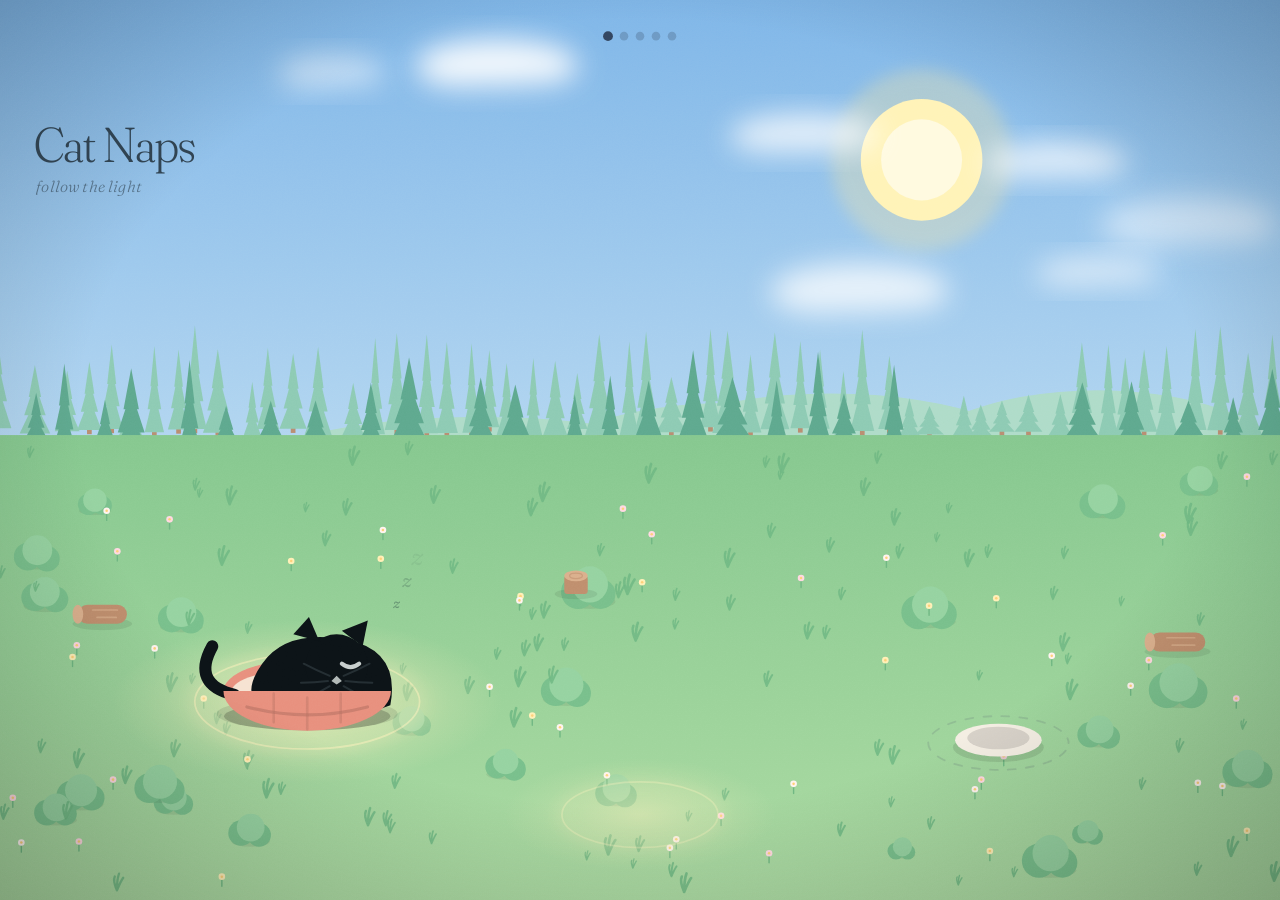
<file: index.html>
<!doctype html>
<html lang="en">
<head>
<meta charset="utf-8">
<meta name="viewport" content="width=device-width, initial-scale=1, viewport-fit=cover">
<title>Cat Naps</title>
<meta name="description" content="A field with a cat asleep in her basket. Lift her out, feed her, smooth her down, take the day away, and put her back to bed. Nothing is written down — the light tells you what to touch next.">
<link rel="preconnect" href="https://fonts.googleapis.com">
<link rel="preconnect" href="https://fonts.gstatic.com" crossorigin>
<link href="https://fonts.googleapis.com/css2?family=Fraunces:opsz,wght@9..144,300;9..144,500&display=swap" rel="stylesheet">
<script>
  /* Load the stylesheet with a fresh token every visit. A fixed ?v= written into this file
     is no use once a browser has cached the file itself, which is exactly what GitHub Pages
     lets it do: the page would then pin the CSS to whichever version it was cached with. */
  document.write('<link rel="stylesheet" href="css/style.css?v=' + Date.now() + '">');
</script>
<noscript><link rel="stylesheet" href="css/style.css"></noscript>
</head>
<body>
<svg id="stage" viewBox="0 0 390 844" preserveAspectRatio="xMidYMid slice"
     aria-label="A field with a cat asleep in a basket. Lift her out, put the fish in her dish, smooth her fur, set the sun, and carry her back to bed.">
  <defs>
    <linearGradient id="skyGrad" x1="0" y1="0" x2="0" y2="1">
      <stop id="skyTop" offset="0%"/><stop id="skyMid" offset="58%"/><stop id="skyLow" offset="100%"/>
    </linearGradient>
    <linearGradient id="groundGrad" x1="0" y1="0" x2="0" y2="1">
      <stop id="groundTop" offset="0%"/><stop id="groundBot" offset="100%"/>
    </linearGradient>

    <!-- the one suggestion in the piece: a patch of ground that is brighter than the rest -->
    <radialGradient id="glowPool" cx="50%" cy="50%" r="50%">
      <stop offset="0%"   stop-color="var(--glow)" stop-opacity="1"/>
      <stop offset="40%"  stop-color="var(--glow)" stop-opacity=".62"/>
      <stop offset="72%"  stop-color="var(--glow)" stop-opacity=".22"/>
      <stop offset="100%" stop-color="var(--glow)" stop-opacity="0"/>
    </radialGradient>
    <radialGradient id="sunGlow" cx="50%" cy="50%" r="50%">
      <stop offset="0%"   stop-color="#FFF3C4" stop-opacity=".95"/>
      <stop offset="38%"  stop-color="#FFE898" stop-opacity=".34"/>
      <stop offset="100%" stop-color="#FFE898" stop-opacity="0"/>
    </radialGradient>
    <radialGradient id="moonGlow" cx="50%" cy="50%" r="50%">
      <stop offset="0%"   stop-color="#EAF2FF" stop-opacity=".80"/>
      <stop offset="40%"  stop-color="#C8D8F6" stop-opacity=".22"/>
      <stop offset="100%" stop-color="#C8D8F6" stop-opacity="0"/>
    </radialGradient>
    <radialGradient id="vignette" cx="50%" cy="46%" r="78%">
      <stop offset="56%"  stop-color="#000" stop-opacity="0"/>
      <stop offset="100%" stop-color="#000" stop-opacity=".30"/>
    </radialGradient>

    <filter id="soft"   x="-60%" y="-60%" width="220%" height="220%"><feGaussianBlur stdDeviation="7"/></filter>
    <filter id="cloudy" x="-50%" y="-50%" width="200%" height="200%"><feGaussianBlur stdDeviation="13"/></filter>
    <filter id="grain" x="0" y="0" width="100%" height="100%">
      <feTurbulence type="fractalNoise" baseFrequency=".85" numOctaves="2" stitchTiles="stitch"/>
      <feColorMatrix type="saturate" values="0"/>
    </filter>
  </defs>

  <rect id="sky" width="100%" height="100%" fill="url(#skyGrad)"/>
  <g id="stars"></g>
  <g id="celestial"></g>
  <g id="warmth" pointer-events="none"></g>
  <g id="clouds"></g>
  <g id="hills"></g>
  <g id="treesFar"></g>
  <g id="treesNear"></g>

  <rect id="ground" x="0" y="408" width="100%" height="420" fill="url(#groundGrad)"/>
  <g id="decor"></g>

  <g id="hintG"  pointer-events="none"></g>
  <g id="ping"   pointer-events="none"></g>
  <g id="bedBack"></g>
  <g id="dish"></g>
  <g id="fish"></g>
  <g id="catShadow"></g>
  <g id="catArt"></g>
  <g id="zzz"></g>
  <g id="bedFront" pointer-events="none"></g>
  <g id="sparkle" pointer-events="none"></g>

  <rect width="100%" height="100%" fill="url(#vignette)" pointer-events="none"/>
  <rect id="grainLayer" width="100%" height="100%" filter="url(#grain)" opacity=".05"
        style="mix-blend-mode:overlay" pointer-events="none"/>

  <g id="dots" pointer-events="none"></g>

  <g id="titleG" pointer-events="none">
    <text id="t1" x="32" y="152" class="display" font-size="46">Cat Naps</text>
    <text id="t2" x="34" y="180" class="hint" font-size="15">follow the light</text>
  </g>
</svg>
<div id="panel" class="panel" hidden aria-label="Field tuning"></div>
<script>
  /* Same reason: fetch the current code on every visit rather than whatever the browser kept.
     async = false keeps config -> app -> panel running in that order. */
  (function () {
    var v = Date.now();
    ['js/config.js', 'js/app.js', 'js/panel.js'].forEach(function (src) {
      var el = document.createElement('script');
      el.src = src + '?v=' + v;
      el.async = false;
      document.head.appendChild(el);
    });
  })();
</script>
</body>
</html>
</file>
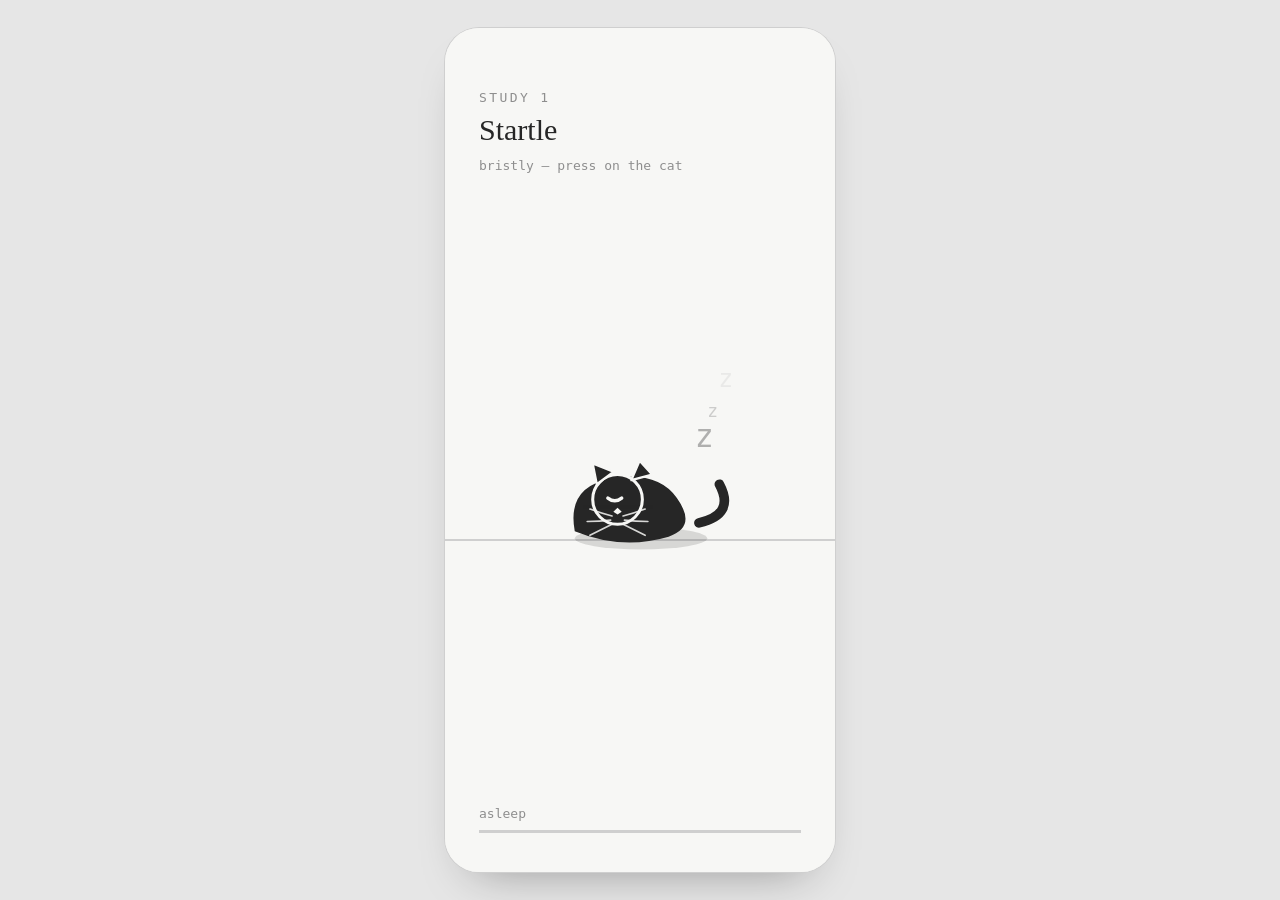
<file: studies/01-startle/index.html>
<!doctype html>
<html lang="en">
<head>
<meta charset="utf-8">
<meta name="viewport" content="width=device-width, initial-scale=1, viewport-fit=cover">
<title>Startle</title>
<style>
  :root{ --bg:#e6e6e6; --paper:#f7f7f5; --ink:#262626; --mid:#8e8e8e; --faint:#cfcfcf; }
  *{box-sizing:border-box} html,body{height:100%;margin:0}
  body{background:var(--bg);display:flex;align-items:center;justify-content:center;
       font:12px/1.5 ui-monospace,Menlo,Consolas,monospace;color:var(--ink);overflow:hidden}
  .phone{height:min(844px,calc(100% - 20px));aspect-ratio:390/844;max-width:100%;
         background:var(--paper);border-radius:34px;overflow:hidden;
         box-shadow:0 0 0 1px var(--faint),0 24px 50px -28px rgba(0,0,0,.4)}
  svg{display:block;width:100%;height:100%;touch-action:none;user-select:none;-webkit-user-select:none}
  @media(max-width:430px){ .phone{height:100%;border-radius:0;box-shadow:none} }
</style>
</head>
<body>
<div class="phone">
<svg id="stage" viewBox="0 0 390 844" aria-label="Touch the cat and its fur bristles">
  <rect width="390" height="844" fill="var(--paper)"/>
  <text x="34" y="74" font-size="13" letter-spacing="2.4" fill="var(--mid)">STUDY 1</text>
  <text x="34" y="112" font-size="30" font-family="Georgia,serif" fill="var(--ink)">Startle</text>
  <text x="34" y="142" font-size="13" fill="var(--mid)">bristly — press on the cat</text>

  <!-- ground -->
  <line x1="0" y1="512" x2="390" y2="512" stroke="var(--faint)" stroke-width="2"/>
  <g id="cat" transform="translate(196 480) scale(1.38) translate(-196 -480)"></g>
  <g id="zzz" fill="var(--mid)" font-size="16" transform="translate(196 480) scale(1.38) translate(-196 -480)"></g>

  <!-- state readout, no score, no target -->
  <text x="34" y="790" id="state" font-size="13" fill="var(--mid)">asleep</text>
  <rect x="34" y="802" width="322" height="3" fill="var(--faint)"/>
  <rect x="34" y="802" width="0" height="3" id="meter" fill="var(--ink)"/>
</svg>
</div>
<script>
(() => {
const svg = document.getElementById('stage');
const $ = id => document.getElementById(id);
const clamp=(v,a,b)=>Math.max(a,Math.min(b,v));
const pt = e => { const p=svg.createSVGPoint(); p.x=e.clientX; p.y=e.clientY; return p.matrixTransform(svg.getScreenCTM().inverse()); };

const CX=196, CY=480;              // where the cat lies
const S={ t:0, puff:0, touching:false, flick:0 };

// spikes of fur standing up around the body outline
function bristle(x,y,k){
  if(k<=0.02) return '';
  let s='';
  for(let i=0;i<34;i++){
    const a = Math.PI*(1.16 + i/33*0.92);          // along the top half of the body
    const rx=54, ry=30;
    const px = x + Math.cos(a)*rx, py = y - 6 + Math.sin(a)*ry;
    const jitter = Math.sin(i*2.7 + S.t*18)*2.2*k;
    const len = (7 + Math.sin(i*1.9)*4.5) * k + jitter;
    const ex = px + Math.cos(a)*len, ey = py - 6 + Math.sin(a)*len;
    s += `<line x1="${px.toFixed(1)}" y1="${py.toFixed(1)}" x2="${ex.toFixed(1)}" y2="${ey.toFixed(1)}" stroke="var(--ink)" stroke-width="2.4" stroke-linecap="round"/>`;
  }
  return s;
}

function whisk(hx,hy){
  const f = d => `<path d="M${hx+d*4} ${hy+6} q${d*8} -2 ${d*16} -5"/>
                  <path d="M${hx+d*5} ${hy+9} q${d*8} 1 ${d*17} 1"/>
                  <path d="M${hx+d*4} ${hy+12} q${d*8} 4 ${d*16} 8"/>`;
  return `<g fill="none" stroke="var(--paper)" stroke-width="1.2" stroke-linecap="round" opacity=".85">${f(-1)}${f(1)}</g>`;
}

function draw(){
  const k=S.puff;
  const breathe = Math.sin(S.t*(k>.4?3.4:1.1)) * (k>.4?1.4:2.8);
  const lift = -k*10;                              // body rises when startled
  const x=CX, y=CY+lift+breathe;
  const ears = k*3;                                // ears flatten back
  const tail = Math.sin(S.t*(6+k*9))*(6+k*22);

  const eye = k<.25
    ? `<path d="M${x-24} ${y-10} q5 4 10 0" fill="none" stroke="var(--paper)" stroke-width="2.5" stroke-linecap="round"/>`
    : `<circle cx="${x-19}" cy="${y-11}" r="${(2.2+k*2.4).toFixed(1)}" fill="var(--paper)"/>`;

  $('cat').innerHTML = `
  <ellipse cx="${x}" cy="${CY+22}" rx="${(48+k*8).toFixed(0)}" ry="8" fill="#000" opacity=".13"/>
  ${bristle(x,y,k)}
  <path d="M${x+42} ${y+8} q${(26+tail*.4).toFixed(1)} ${(-6-k*16).toFixed(1)} ${(14+tail*.5).toFixed(1)} ${(-28-k*10).toFixed(1)}"
        fill="none" stroke="var(--ink)" stroke-width="${(7+k*3).toFixed(1)}" stroke-linecap="round"/>
  <path d="M${x-48} ${y+14} q-6 -32 26 -38 q34 -6 48 14 q15 21 -6 28 q-34 10 -68 -4 Z" fill="var(--ink)"/>
  <circle cx="${x-17}" cy="${y-9}" r="18" fill="var(--ink)" stroke="var(--paper)" stroke-width="2.2"/>
  <path d="M${x-32} ${y-20} l${(-3+ears).toFixed(1)} ${(-15+ears*2.1).toFixed(1)} l15 6 Z" fill="var(--ink)" stroke="var(--paper)" stroke-width="1.6" stroke-linejoin="round"/>
  <path d="M${x-7} ${y-23} l${(6-ears).toFixed(1)} ${(-14+ears*2.1).toFixed(1)} l9 10 Z" fill="var(--ink)" stroke="var(--paper)" stroke-width="1.6" stroke-linejoin="round"/>
  ${eye}
  <path d="M${x-17} ${y-3} l-3 3 l3 2 l3 -2 Z" fill="var(--paper)"/>
  ${whisk(x-17, y-3)}`;

  // sleep marks only while settled
  if(k<.12){
    let z='';
    for(let i=0;i<3;i++){ const p=((S.t*.35+i*.33)%1);
      z+=`<text x="${(x+34+p*26).toFixed(0)}" y="${(y-34-p*66).toFixed(0)}" font-size="${13+i*5}" opacity="${((1-p)*.85*(1-k/.12)).toFixed(2)}">z</text>`; }
    $('zzz').innerHTML=z;
  } else $('zzz').innerHTML='';

  $('meter').setAttribute('width', (322*k).toFixed(1));
  $('state').textContent = k>.75 ? 'bristling' : k>.3 ? 'waking' : k>.08 ? 'settling' : 'asleep';
}

// --- input: press on the cat ---
const onCat = p => Math.hypot(p.x-CX,(p.y-CY)*1.4) < 104;
svg.addEventListener('pointerdown', e=>{ const p=pt(e); if(onCat(p)){ S.touching=true; svg.setPointerCapture(e.pointerId); } });
svg.addEventListener('pointermove', e=>{ if(S.touching){ const p=pt(e); if(!onCat(p)) S.touching=false; } });
addEventListener('pointerup', ()=>S.touching=false);
addEventListener('pointercancel', ()=>S.touching=false);

let last=performance.now();
function frame(now){
  const dt=Math.min(.05,(now-last)/1000); last=now; S.t+=dt;
  // startles fast, settles slowly — it always goes back to sleep
  S.puff = S.touching ? clamp(S.puff+dt*4.2,0,1) : clamp(S.puff-dt*0.85,0,1);
  draw(); requestAnimationFrame(frame);
}
requestAnimationFrame(frame);
window.CAT=()=>S;
})();
</script>
</body>
</html>
</file>
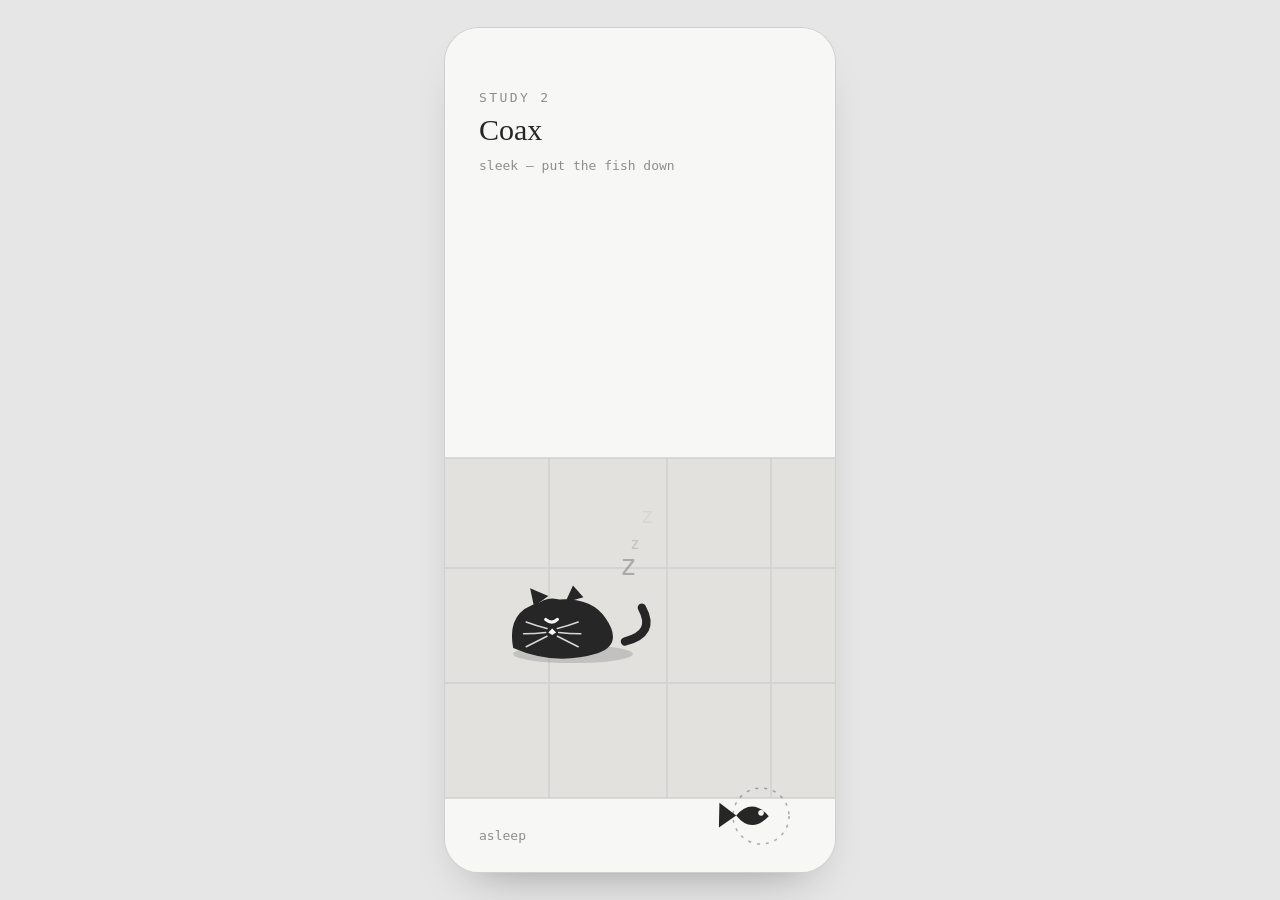
<file: studies/02-coax/index.html>
<!doctype html>
<html lang="en">
<head>
<meta charset="utf-8">
<meta name="viewport" content="width=device-width, initial-scale=1, viewport-fit=cover">
<title>Coax</title>
<style>
  :root{ --bg:#e6e6e6; --paper:#f7f7f5; --ink:#262626; --mid:#8e8e8e; --faint:#cfcfcf; --stone:#e2e1de; }
  *{box-sizing:border-box} html,body{height:100%;margin:0}
  body{background:var(--bg);display:flex;align-items:center;justify-content:center;
       font:12px/1.5 ui-monospace,Menlo,Consolas,monospace;color:var(--ink);overflow:hidden}
  .phone{height:min(844px,calc(100% - 20px));aspect-ratio:390/844;max-width:100%;
         background:var(--paper);border-radius:34px;overflow:hidden;
         box-shadow:0 0 0 1px var(--faint),0 24px 50px -28px rgba(0,0,0,.4)}
  svg{display:block;width:100%;height:100%;touch-action:none;user-select:none;-webkit-user-select:none}
  #fish,#tray{cursor:grab}
  @media(max-width:430px){ .phone{height:100%;border-radius:0;box-shadow:none} }
</style>
</head>
<body>
<div class="phone">
<svg id="stage" viewBox="0 0 390 844" aria-label="Put a fish down and the sleeping cat runs over to eat it">
  <rect width="390" height="844" fill="var(--paper)"/>
  <text x="34" y="74" font-size="13" letter-spacing="2.4" fill="var(--mid)">STUDY 2</text>
  <text x="34" y="112" font-size="30" font-family="Georgia,serif" fill="var(--ink)">Coax</text>
  <text x="34" y="142" font-size="13" fill="var(--mid)">sleek — put the fish down</text>

  <!-- a stretch of paving -->
  <rect x="0" y="430" width="390" height="340" fill="var(--stone)"/>
  <g stroke="var(--faint)" stroke-width="1.5">
    <line x1="0" y1="430" x2="390" y2="430"/><line x1="0" y1="770" x2="390" y2="770"/>
    <line x1="0" y1="540" x2="390" y2="540"/><line x1="0" y1="655" x2="390" y2="655"/>
    <line x1="104" y1="430" x2="104" y2="770"/><line x1="222" y1="430" x2="222" y2="770"/><line x1="326" y1="430" x2="326" y2="770"/>
  </g>

  <g id="fish"></g>
  <g id="cat"></g>
  <g id="zzz" fill="var(--mid)" font-size="16"></g>
  <g id="tray"></g>

  <text x="34" y="812" id="state" font-size="13" fill="var(--mid)">asleep</text>
</svg>
</div>
<script>
(() => {
const svg=document.getElementById('stage'), $=id=>document.getElementById(id);
const clamp=(v,a,b)=>Math.max(a,Math.min(b,v));
const pt=e=>{const p=svg.createSVGPoint();p.x=e.clientX;p.y=e.clientY;return p.matrixTransform(svg.getScreenCTM().inverse());};

const TRAY={x:316,y:788}, PEN={x0:56,x1:334,y0:470,y1:740};
const S={ t:0, x:128, y:600, face:-1, wake:0, mode:'rest',
          fish:{out:false,held:false,x:TRAY.x,y:TRAY.y,left:1}, eaten:false,
          target:null, eat:0, stretch:0 };

function curl(x,y){
  const b=Math.sin(S.t*1.1)*2.4;
  return `<ellipse cx="${x}" cy="${y+20}" rx="46" ry="7" fill="#000" opacity=".14"/>
  <g transform="translate(0 ${b.toFixed(2)})">
  <path d="M${x+40} ${y+8} q24 -6 13 -26" fill="none" stroke="var(--ink)" stroke-width="6.5" stroke-linecap="round"/>
  <path d="M${x-46} ${y+13} q-6 -31 25 -36 q33 -6 46 13 q14 20 -6 27 q-33 10 -65 -4 Z" fill="var(--ink)"/>
  <circle cx="${x-16}" cy="${y-8}" r="17" fill="var(--ink)"/>
  <path d="M${x-30} ${y-19} l-3 -14 l14 6 Z" fill="var(--ink)"/>
  <path d="M${x-6} ${y-22} l6 -13 l8 9 Z" fill="var(--ink)"/>
  <path d="M${x-21} ${y-9} q5 4 9 0" fill="none" stroke="var(--paper)" stroke-width="2.4" stroke-linecap="round"/>
  <path d="M${x-16} ${y-2} l-3 3 l3 2 l3 -2 Z" fill="var(--paper)"/>${whisk(x-16,y-8)}</g>`;
}
function run(x,y){
  return `<ellipse cx="${x}" cy="${y+20}" rx="28" ry="6" fill="#000" opacity=".14"/>
  <path d="M${x+25} ${y-16} q21 ${(-9+Math.sin(S.t*8)*8).toFixed(1)} 15 -25" fill="none" stroke="var(--ink)" stroke-width="6.5" stroke-linecap="round"/>
  <path d="M${x-21} ${y-4} q-6 -33 13 -38 q25 -8 33 15 q6 21 -6 23 Z" fill="var(--ink)"/>
  <path d="M${x-13} ${y-6} l${(Math.sin(S.t*15)*7).toFixed(1)} 17 M${x+2} ${y-6} l${(Math.sin(S.t*15+3)*7).toFixed(1)} 17"
        stroke="var(--ink)" stroke-width="4.6" stroke-linecap="round"/>
  <circle cx="${x-4}" cy="${y-33}" r="18" fill="var(--ink)"/>
  <path d="M${x-19} ${y-44} l-2 -15 l14 6 Z" fill="var(--ink)"/>
  <path d="M${x+5} ${y-47} l6 -14 l8 10 Z" fill="var(--ink)"/>
  <circle cx="${x-11}" cy="${y-35}" r="2.3" fill="var(--paper)"/><circle cx="${x+4}" cy="${y-35}" r="2.3" fill="var(--paper)"/>
  <path d="M${x-4} ${y-27} l-3 3 l3 2 l3 -2 Z" fill="var(--paper)"/>${whisk(x-4,y-33)}`;
}
function eat(x,y){
  const nib=Math.sin(S.t*7.5)*2;
  return `<ellipse cx="${x}" cy="${y+20}" rx="34" ry="6" fill="#000" opacity=".14"/>
  <path d="M${x+22} ${y+10} q25 5 17 -12" fill="none" stroke="var(--ink)" stroke-width="6.5" stroke-linecap="round"/>
  <path d="M${x-32} ${y+14} q-7 -28 17 -32 q29 -6 36 13 q8 21 -8 23 Z" fill="var(--ink)"/>
  <circle cx="${x-28}" cy="${(y-6+nib).toFixed(1)}" r="16" fill="var(--ink)"/>
  <path d="M${x-41} ${(y-16+nib).toFixed(1)} l-3 -13 l13 5 Z" fill="var(--ink)"/>
  <path d="M${x-19} ${(y-19+nib).toFixed(1)} l6 -12 l8 9 Z" fill="var(--ink)"/>
  <circle cx="${x-34}" cy="${(y-8+nib).toFixed(1)}" r="2.2" fill="var(--paper)"/>
  <path d="M${x-28} ${(y+1+nib).toFixed(1)} l-3 3 l3 2 l3 -2 Z" fill="var(--paper)"/>${whisk(x-28,y-6+nib)}`;
}
function whisk(hx,hy){
  const f = s => `<path d="M${hx+s*4} ${hy+6} q${s*8} -2 ${s*16} -5"/>
                  <path d="M${hx+s*5} ${hy+9} q${s*8} 1 ${s*17} 1"/>
                  <path d="M${hx+s*4} ${hy+12} q${s*8} 4 ${s*16} 8"/>`;
  return `<g fill="none" stroke="var(--paper)" stroke-width="1.2" stroke-linecap="round" opacity=".85">${f(-1)}${f(1)}</g>`;
}

function draw(){
  const tf=`translate(${S.x.toFixed(1)} ${S.y.toFixed(1)}) scale(${(-S.face*1.3).toFixed(2)} 1.3) translate(${(-S.x).toFixed(1)} ${(-S.y).toFixed(1)})`;
  $('cat').setAttribute('transform',tf); $('zzz').setAttribute('transform',tf);
  $('cat').innerHTML = S.mode==='run' ? run(S.x,S.y) : S.mode==='eat' ? eat(S.x,S.y) : curl(S.x,S.y);

  const f=S.fish, fx=f.out?f.x:TRAY.x, fy=f.out?f.y:TRAY.y, w=f.out?f.left:(S.eaten?0:1);
  const wob=f.held?Math.sin(S.t*9)*6:Math.sin(S.t*1.7)*2;
  $('fish').innerHTML = w<=.02 ? '' : `
    <g transform="translate(${fx.toFixed(1)} ${fy.toFixed(1)}) rotate(${wob.toFixed(1)}) scale(${(.95+w*.6).toFixed(2)})">
      <path d="M-16 0 q10 -12 21 0 q-11 12 -21 0 Z" fill="var(--ink)"/>
      <path d="M-16 0 l-11 -8 v16 Z" fill="var(--ink)"/>
      <circle cx="0" cy="-2" r="1.8" fill="var(--paper)"/></g>`;
  $('tray').innerHTML = (f.out||S.eaten) ? '' : `
    <circle cx="${TRAY.x}" cy="${TRAY.y}" r="28" fill="none" stroke="var(--ink)" stroke-width="1.5"
            stroke-dasharray="3 6" opacity="${(.4+Math.sin(S.t*2.2)*.22).toFixed(2)}"/>`;

  if(S.mode==='rest' && S.wake<.2){
    let z=''; for(let i=0;i<3;i++){ const p=((S.t*.35+i*.33)%1);
      z+=`<text x="${(S.x+32+p*24).toFixed(0)}" y="${(S.y-30-p*60).toFixed(0)}" font-size="${12+i*5}" opacity="${((1-p)*.8).toFixed(2)}">z</text>`; }
    $('zzz').innerHTML=z;
  } else $('zzz').innerHTML='';

  $('state').textContent = S.mode==='run' ? 'she has seen it'
                         : S.mode==='eat' ? 'eating'
                         : S.eaten ? 'asleep where she ate' : 'asleep';
}

const onFish = p => { if(S.eaten) return false;
  const f=S.fish, x=f.out?f.x:TRAY.x, y=f.out?f.y:TRAY.y; return Math.hypot(p.x-x,p.y-y)<38; };
svg.addEventListener('pointerdown', e=>{ const p=pt(e); if(!onFish(p)) return;
  S.fish.held=true; S.fish.out=true; S.fish.left=1;
  S.fish.x=clamp(p.x===TRAY.x?TRAY.x-120:p.x,60,330); S.fish.y=clamp(p.y,PEN.y0,PEN.y1);
  svg.setPointerCapture(e.pointerId); });
svg.addEventListener('pointermove', e=>{ if(!S.fish.held) return; const p=pt(e);
  S.fish.x=clamp(p.x,60,330); S.fish.y=clamp(p.y,PEN.y0,PEN.y1); });
addEventListener('pointerup', ()=>S.fish.held=false);
addEventListener('pointercancel', ()=>S.fish.held=false);

let last=performance.now();
function frame(now){
  const dt=Math.min(.05,(now-last)/1000); last=now; S.t+=dt;
  const f=S.fish;
  if(f.out && !f.held && f.left>.02 && S.mode!=='eat'){
    const side = f.x > 195 ? -1 : 1;
    S.mode='run'; S.target={x:clamp(f.x+side*82,PEN.x0,PEN.x1), y:clamp(f.y,PEN.y0,PEN.y1)};
  }
  if(S.mode==='run' && S.target){
    const dx=S.target.x-S.x, dy=S.target.y-S.y, d=Math.hypot(dx,dy);
    if(d>4) S.face = dx<0 ? -1 : 1;
    if(d<6){ S.mode='eat'; S.eat=2.2; S.target=null; }
    else { const v=168*dt; S.x+=dx/d*v; S.y+=dy/d*v; }
  }
  if(S.mode==='eat'){ S.eat-=dt; S.fish.left=clamp(S.eat/2.2,0,1);
    if(S.eat<=0){ S.fish.out=false; S.fish.left=0; S.eaten=true; S.mode='rest'; } }
  const busy = S.mode==='run'||S.mode==='eat';
  S.wake = busy ? Math.min(1,S.wake+dt*4) : Math.max(0,S.wake-dt*1.4);
  draw(); requestAnimationFrame(frame);
}
requestAnimationFrame(frame);
window.CAT=()=>S;
})();
</script>
</body>
</html>
</file>
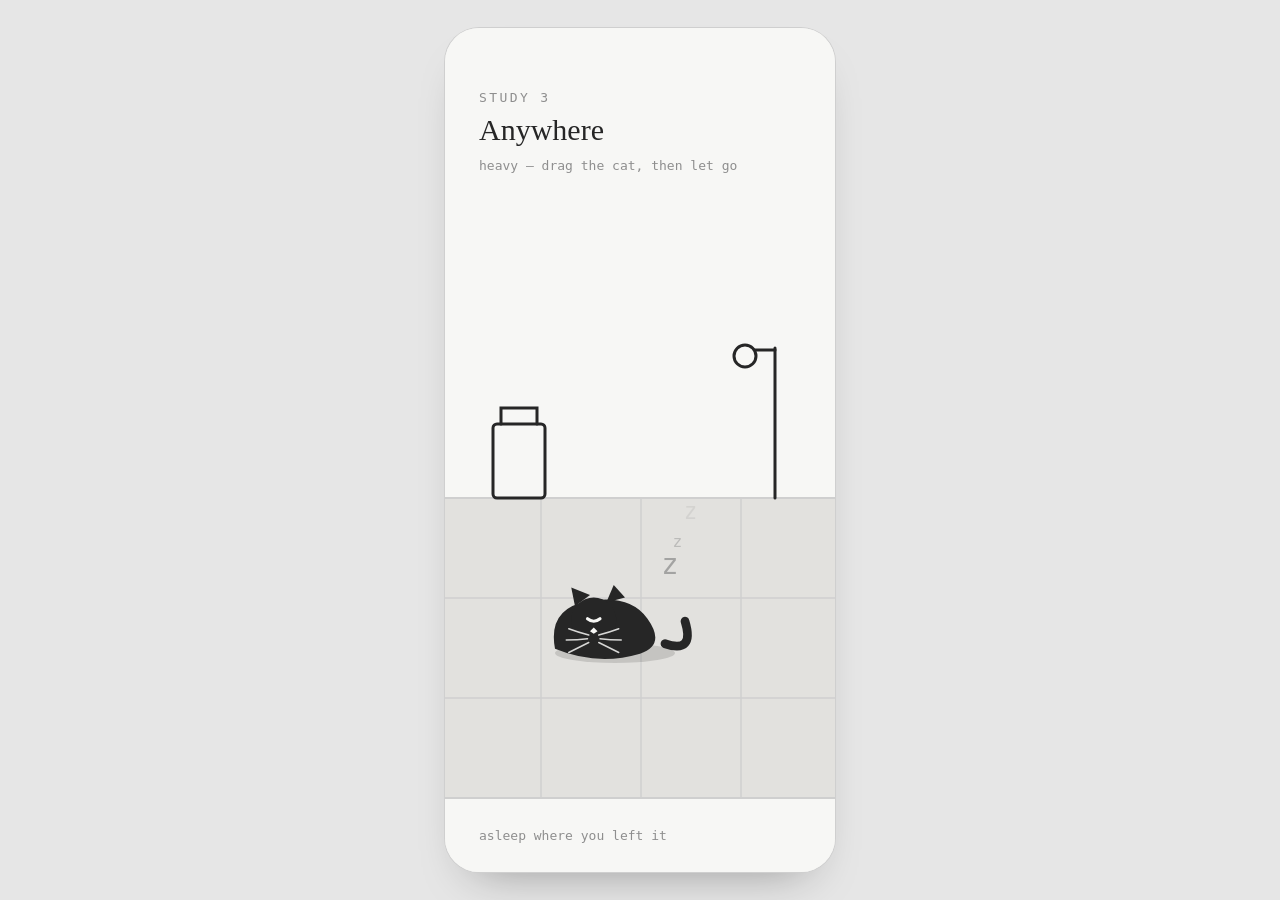
<file: studies/03-anywhere/index.html>
<!doctype html>
<html lang="en">
<head>
<meta charset="utf-8">
<meta name="viewport" content="width=device-width, initial-scale=1, viewport-fit=cover">
<title>Anywhere</title>
<style>
  :root{ --bg:#e6e6e6; --paper:#f7f7f5; --ink:#262626; --mid:#8e8e8e; --faint:#cfcfcf; --stone:#e2e1de; }
  *{box-sizing:border-box} html,body{height:100%;margin:0}
  body{background:var(--bg);display:flex;align-items:center;justify-content:center;
       font:12px/1.5 ui-monospace,Menlo,Consolas,monospace;color:var(--ink);overflow:hidden}
  .phone{height:min(844px,calc(100% - 20px));aspect-ratio:390/844;max-width:100%;
         background:var(--paper);border-radius:34px;overflow:hidden;
         box-shadow:0 0 0 1px var(--faint),0 24px 50px -28px rgba(0,0,0,.4)}
  svg{display:block;width:100%;height:100%;touch-action:none;user-select:none;-webkit-user-select:none}
  #cat{cursor:grab} #cat.held{cursor:grabbing}
  @media(max-width:430px){ .phone{height:100%;border-radius:0;box-shadow:none} }
</style>
</head>
<body>
<div class="phone">
<svg id="stage" viewBox="0 0 390 844" aria-label="Drag the cat anywhere on the street; let go and it sleeps there">
  <rect width="390" height="844" fill="var(--paper)"/>
  <text x="34" y="74" font-size="13" letter-spacing="2.4" fill="var(--mid)">STUDY 3</text>
  <text x="34" y="112" font-size="30" font-family="Georgia,serif" fill="var(--ink)">Anywhere</text>
  <text x="34" y="142" font-size="13" fill="var(--mid)">heavy — drag the cat, then let go</text>

  <!-- a small stretch of street -->
  <rect x="0" y="470" width="390" height="300" fill="var(--stone)"/>
  <line x1="0" y1="470" x2="390" y2="470" stroke="var(--faint)" stroke-width="2"/>
  <line x1="0" y1="770" x2="390" y2="770" stroke="var(--faint)" stroke-width="2"/>
  <g stroke="var(--faint)" stroke-width="1.5">
    <line x1="0" y1="570" x2="390" y2="570"/><line x1="0" y1="670" x2="390" y2="670"/>
    <line x1="96" y1="470" x2="96" y2="770"/><line x1="196" y1="470" x2="196" y2="770"/><line x1="296" y1="470" x2="296" y2="770"/>
  </g>
  <!-- props -->
  <g fill="none" stroke="var(--ink)" stroke-width="3" stroke-linecap="round">
    <path d="M330 470 v-150"/><path d="M330 322 h-26"/>
    <circle cx="300" cy="328" r="11" fill="var(--paper)"/>
    <rect x="48" y="396" width="52" height="74" rx="4" fill="var(--paper)"/>
    <path d="M56 396 v-16 h36 v16"/>
  </g>
  <g id="cat"></g>
  <g id="zzz" fill="var(--mid)" font-size="16"></g>
  <text x="34" y="812" id="state" font-size="13" fill="var(--mid)">asleep</text>
</svg>
</div>
<script>
(() => {
const svg=document.getElementById('stage'), $=id=>document.getElementById(id);
const clamp=(v,a,b)=>Math.max(a,Math.min(b,v));
const pt=e=>{const p=svg.createSVGPoint();p.x=e.clientX;p.y=e.clientY;return p.matrixTransform(svg.getScreenCTM().inverse());};

// phases: 0 asleep · 1 held · 2 landing stretch · 3 curling back down
const S={ t:0, x:170, y:600, held:false, wake:0, stretch:0, grabDX:0, grabDY:0 };

function whisk(hx,hy){
  const f = d => `<path d="M${hx+d*4} ${hy+6} q${d*8} -2 ${d*16} -5"/>
                  <path d="M${hx+d*5} ${hy+9} q${d*8} 1 ${d*17} 1"/>
                  <path d="M${hx+d*4} ${hy+12} q${d*8} 4 ${d*16} 8"/>`;
  return `<g fill="none" stroke="var(--paper)" stroke-width="1.2" stroke-linecap="round" opacity=".85">${f(-1)}${f(1)}</g>`;
}

function body(x,y,wake,stretch){
  // wake 0..1 lifts the head and opens the eye; stretch is the little arch after landing
  const b=Math.sin(S.t*(wake>.5?2.6:1.1))*2.6*(1-wake*.4);
  const arch = Math.sin(stretch*Math.PI)*10;
  const ears = wake*4;
  const legs = S.held
    ? `<path d="M${x-26} ${y+16} l${(-6+Math.sin(S.t*6)*4).toFixed(1)} 20 M${x-6} ${y+18} l${(2+Math.sin(S.t*6+2)*4).toFixed(1)} 22
         M${x+12} ${y+16} l${(6+Math.sin(S.t*6+4)*4).toFixed(1)} 20" stroke="var(--ink)" stroke-width="5" stroke-linecap="round" fill="none"/>` : '';
  const eye = wake>.35
    ? `<circle cx="${x-19}" cy="${y-11}" r="2.4" fill="var(--paper)"/>`
    : `<path d="M${x-22} ${y-10} q5 4 10 0" fill="none" stroke="var(--paper)" stroke-width="2.5" stroke-linecap="round"/>`;
  const tailSwing = S.held ? Math.sin(S.t*3.4)*18 : 0;
  return `<ellipse cx="${x}" cy="${y+20+(S.held?26:0)}" rx="${(48-(S.held?14:0)).toFixed(0)}" ry="8" fill="#000" opacity="${S.held?'.08':'.13'}"/>
  <g transform="translate(0 ${(b-arch).toFixed(2)})">
  <path d="M${x+40} ${y+10} q${(24+tailSwing).toFixed(1)} 8 ${(16+tailSwing*.6).toFixed(1)} ${(-18+arch).toFixed(1)}" fill="none" stroke="var(--ink)" stroke-width="7" stroke-linecap="round"/>
  ${legs}
  <path d="M${x-48} ${y+14} q-6 ${(-32-arch).toFixed(1)} 26 -38 q34 -6 48 14 q15 21 -6 28 q-34 10 -68 -4 Z" fill="var(--ink)"/>
  <circle cx="${x-17}" cy="${(y-9-wake*6).toFixed(1)}" r="18" fill="var(--ink)"/>
  <path d="M${x-32} ${(y-20-wake*6).toFixed(1)} l${(-3+ears).toFixed(1)} ${(-15+ears*2).toFixed(1)} l15 6 Z" fill="var(--ink)"/>
  <path d="M${x-7} ${(y-23-wake*6).toFixed(1)} l${(6-ears).toFixed(1)} ${(-14+ears*2).toFixed(1)} l9 10 Z" fill="var(--ink)"/>
  <g transform="translate(0 ${(-wake*6).toFixed(1)})">${eye}
  <path d="M${x-17} ${y-3} l-3 3 l3 2 l3 -2 Z" fill="var(--paper)"/>${whisk(x-17,y-3)}</g></g>`;
}

function draw(){
  const tf=`translate(${S.x.toFixed(1)} ${S.y.toFixed(1)}) scale(1.25) translate(${(-S.x).toFixed(1)} ${(-S.y).toFixed(1)})`;
  $('cat').setAttribute('transform',tf); $('zzz').setAttribute('transform',tf);
  $('cat').innerHTML = body(S.x, S.y, S.wake, S.stretch);
  $('cat').classList.toggle('held', S.held);
  if(S.wake<.1 && S.stretch<.05){
    let z=''; for(let i=0;i<3;i++){ const p=((S.t*.35+i*.33)%1);
      z+=`<text x="${(S.x+34+p*26).toFixed(0)}" y="${(S.y-34-p*66).toFixed(0)}" font-size="${13+i*5}" opacity="${((1-p)*.85*(1-S.wake*10)).toFixed(2)}">z</text>`; }
    $('zzz').innerHTML=z;
  } else $('zzz').innerHTML='';
  $('state').textContent = S.held ? 'carried — let go anywhere'
                         : S.stretch>.05 ? 'a stretch, then down'
                         : S.wake>.1 ? 'settling' : 'asleep where you left it';
}

const onCat = p => Math.hypot(p.x-S.x,(p.y-S.y)*1.4) < 92;
svg.addEventListener('pointerdown', e=>{ const p=pt(e); if(!onCat(p)) return;
  S.held=true; S.grabDX=S.x-p.x; S.grabDY=S.y-p.y; S.stretch=0; svg.setPointerCapture(e.pointerId); });
svg.addEventListener('pointermove', e=>{ if(!S.held) return; const p=pt(e);
  S.x=clamp(p.x+S.grabDX,58,332); S.y=clamp(p.y+S.grabDY,516,742); });
const drop=()=>{ if(S.held){ S.held=false; S.stretch=1; } };
addEventListener('pointerup',drop); addEventListener('pointercancel',drop);

let last=performance.now();
function frame(now){
  const dt=Math.min(.05,(now-last)/1000); last=now; S.t+=dt;
  S.wake = S.held ? Math.min(1,S.wake+dt*5) : Math.max(0,S.wake-dt*1.1);
  if(!S.held && S.stretch>0) S.stretch=Math.max(0,S.stretch-dt*1.3);   // one stretch, then down
  draw(); requestAnimationFrame(frame);
}
requestAnimationFrame(frame);
window.CAT=()=>S;
})();
</script>
</body>
</html>
</file>
<file: css/style.css>
/* Cat Naps.
   The field fills the window: one SVG, no frame, no scrollbars, nothing to flip between. */
:root{
  --glow:    #fff6dc;
  --fish:    #ff9d3d;
  --cat:     #0c1317;
  --paper:   #1d2a33;
  --display: "Fraunces", Georgia, "Times New Roman", serif;
  color-scheme: light;
}
*{box-sizing:border-box}
html,body{height:100%;margin:0;overflow:hidden;background:#bcdcf2}
body{ color:var(--paper); }
svg#stage{
  display:block; position:fixed; inset:0;
  width:100vw; height:100vh; height:100dvh;
  touch-action:none; user-select:none; -webkit-user-select:none; cursor:default;
}
#catArt, #fish, #celestial{ cursor:grab }

.display{
  font-family:var(--display); font-weight:300;
  font-variation-settings:"SOFT" 60, "WONK" 1, "opsz" 120;
  fill:var(--paper); letter-spacing:-.018em; opacity:.82;
}
.hint{
  font-family:var(--display); font-weight:300; font-style:italic;
  fill:var(--paper); opacity:.5; letter-spacing:.01em;
}
#titleG{ transition:opacity 1.2s ease .2s }
#titleG.gone{ opacity:0 }
@media (prefers-reduced-motion: reduce){ #titleG{transition:none} }

/* ---------- tool panel ---------- */
.panel{
  position:fixed; z-index:20;
  top:max(16px, env(safe-area-inset-top,0px)); left:max(16px, env(safe-area-inset-left,0px));
  width:308px; max-width:calc(100vw - 32px); max-height:calc(100vh - 32px); overflow:auto;
  background:rgba(13,22,29,.94); backdrop-filter:blur(14px);
  color:#e8eeeb; border:1px solid #273a45; border-radius:14px;
  box-shadow:0 18px 50px -16px rgba(0,0,0,.9);
  font:12px/1.45 ui-monospace, Menlo, Consolas, monospace;
}
.panel[hidden]{display:none}
.panel header{display:flex;align-items:center;justify-content:space-between;padding:12px 14px;
  border-bottom:1px solid #22333d;position:sticky;top:0;background:rgba(13,22,29,.97)}
.panel header strong{font-family:var(--display);font-weight:500;font-size:15px}
.panel header button{border:0;background:none;color:#9fb3ad;font:inherit;cursor:pointer;padding:4px 6px}
.panel details{border-bottom:1px solid #1b2a33}
.panel summary{padding:10px 14px;cursor:pointer;color:var(--fish)}
.panel .rows{padding:2px 14px 12px;display:grid;gap:9px}
.panel label{display:grid;grid-template-columns:1fr auto;gap:3px 8px;align-items:center;color:#cdd9d5}
.panel label span.v{color:#7e918c;font-variant-numeric:tabular-nums}
.panel input[type=range]{grid-column:1/-1;width:100%;accent-color:var(--fish)}
.panel input[type=color]{width:46px;height:24px;border:1px solid #2b3f49;border-radius:5px;padding:0;background:none}
.panel .actions{display:flex;gap:7px;padding:12px 14px 14px;flex-wrap:wrap}
.panel .actions button{font:inherit;padding:7px 10px;border-radius:9px;border:1px solid #2b3f49;background:#16242d;color:#dce5e2;cursor:pointer}
.panel .actions button:hover{border-color:var(--fish)}
.panel .actions button.primary{background:var(--fish);color:#10202a;border-color:var(--fish);font-weight:600}
.panel .note{padding:0 14px 14px;color:#7e918c;min-height:1em}
.panel textarea{width:calc(100% - 28px);margin:0 14px 14px;height:92px;background:#0a141b;color:#dce5e2;border:1px solid #2b3f49;border-radius:8px;font:11px ui-monospace,Menlo,monospace}
</file>
